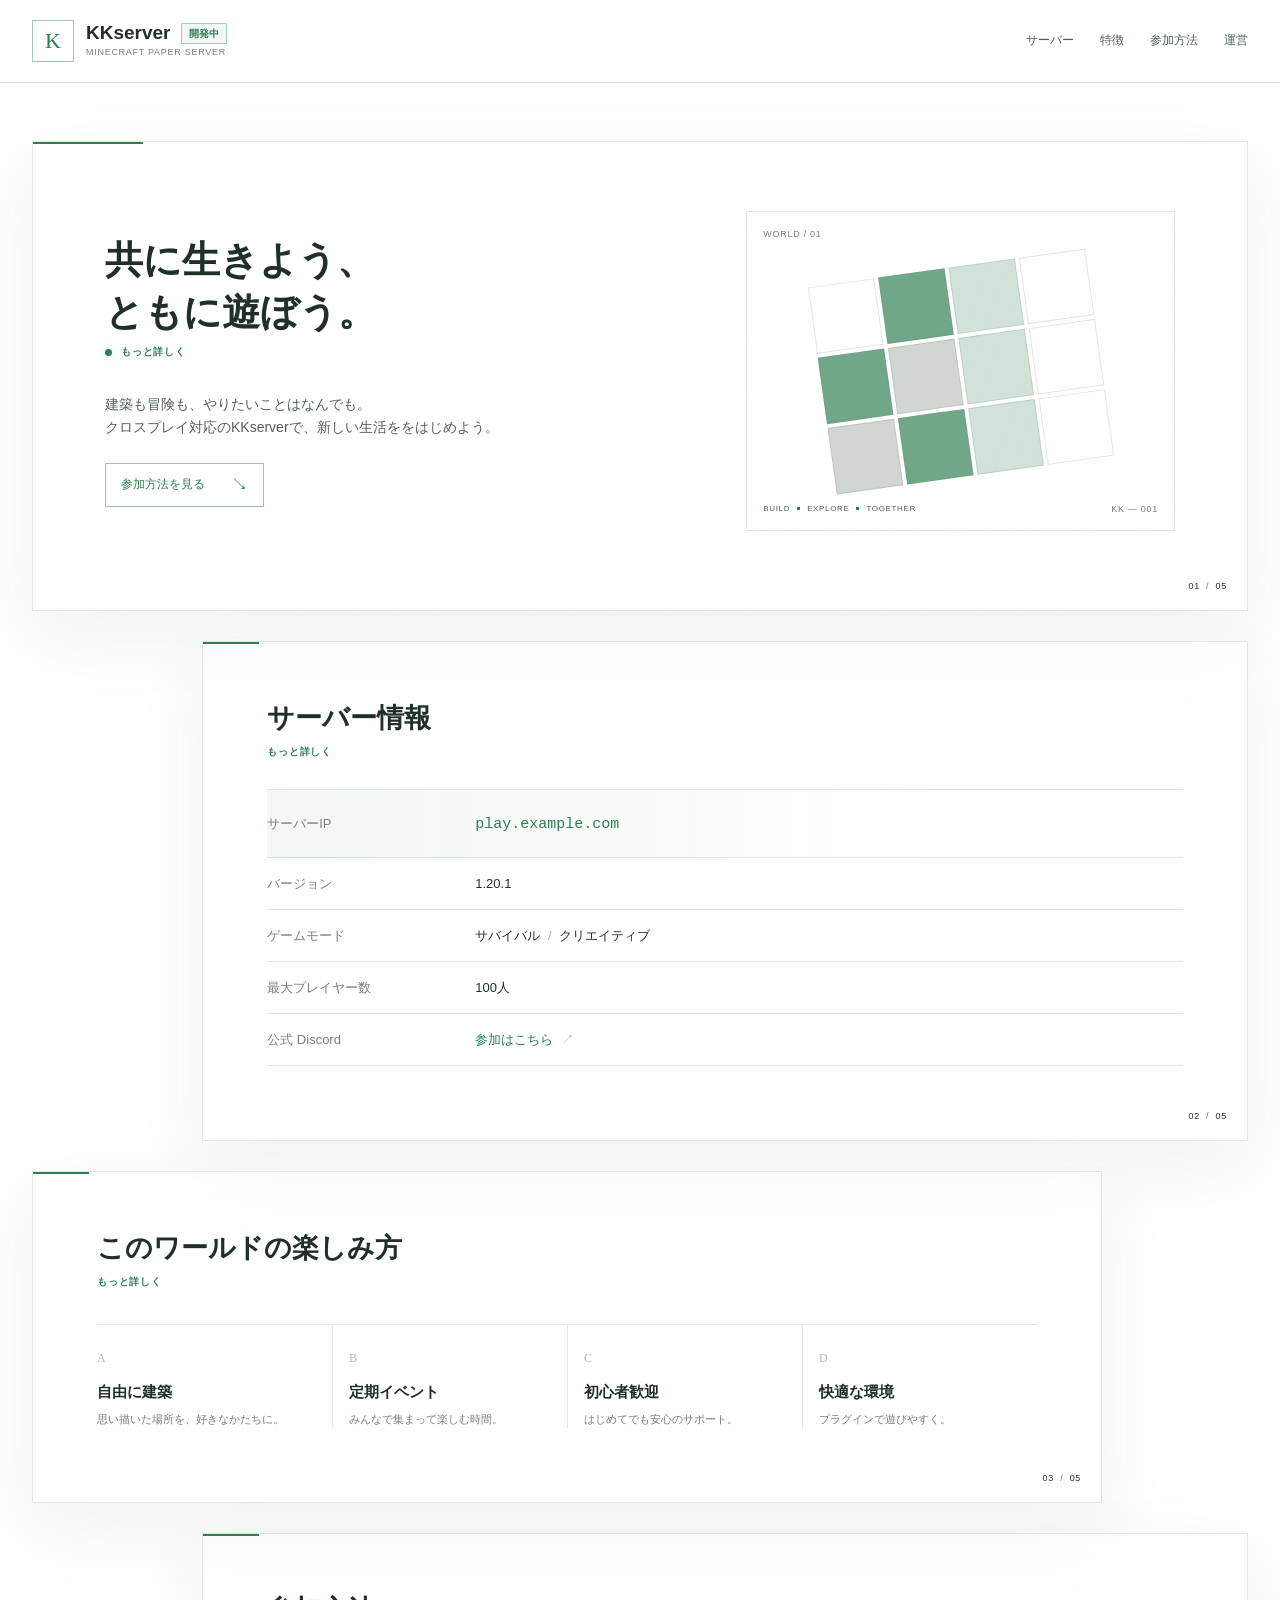
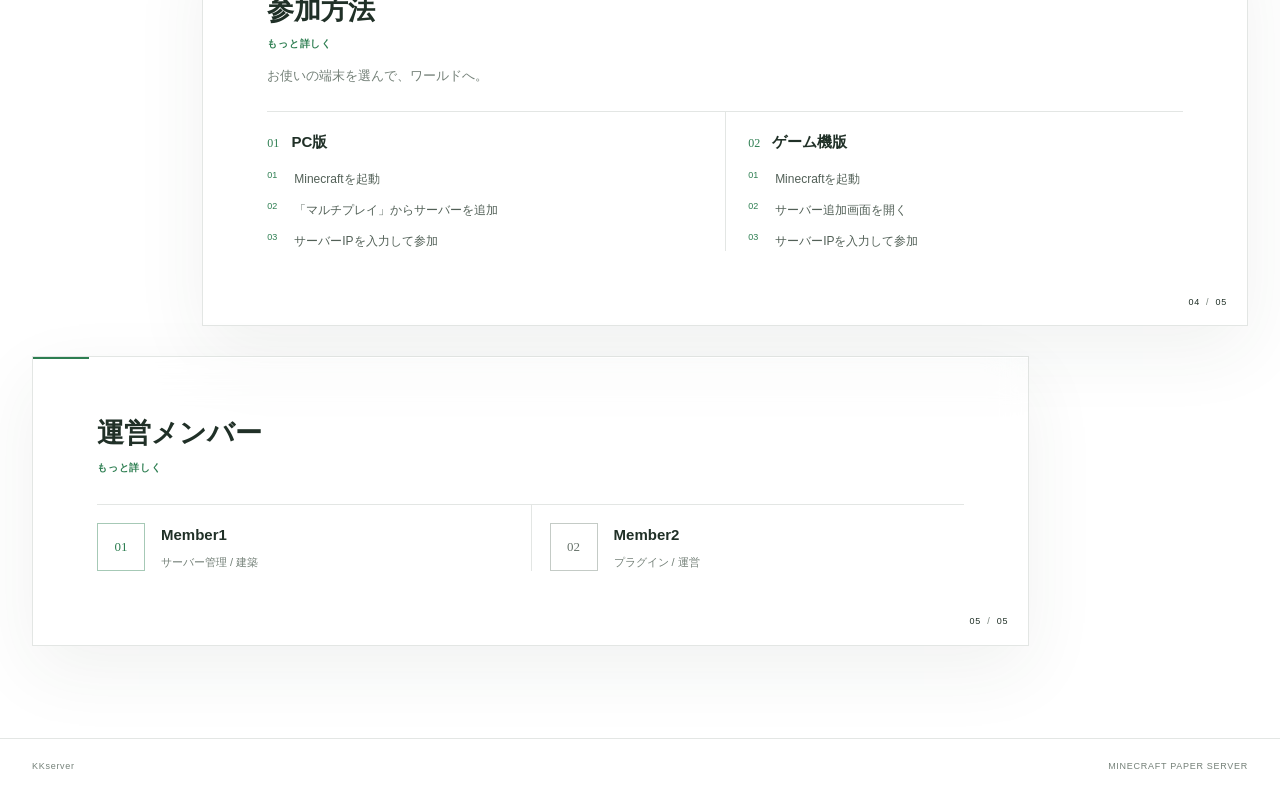
<file: index.html>
<!DOCTYPE html>
<html lang="ja"><head>
<meta http-equiv="content-type" content="text/html; charset=UTF-8">
<meta charset="UTF-8">
<meta name="viewport" content="width=device-width, initial-scale=1.0">
<title>Minecraft サーバー紹介</title>
<link rel="stylesheet" href="./style.css">
</head>
<body>

<header>
  <div class="header-inner">
    <a class="brand" href="#top" aria-label="KKserver トップ">
      <span class="brand-mark" aria-hidden="true">K</span>
      <div class="brand-copy">
        <div class="brand-name"><h1>KKserver</h1><span class="badge">開発中</span></div>
        <span class="brand-caption">MINECRAFT PAPER SERVER</span>
      </div>
    </a>
    <nav class="header-nav" aria-label="ページ内ナビゲーション">
      <a href="#server">サーバー</a>
      <a href="#features">特徴</a>
      <a href="#join">参加方法</a>
      <a href="#team">運営</a>
    </nav>
  </div>
</header>

<main class="container" id="top">
  <section class="panel panel--hero panel--left" aria-labelledby="hero-title">
    <div class="hero-copy">
      <h2 id="hero-title">共に生きよう、<br>ともに遊ぼう。</h2>
      <a class="link" href="https://kksv.f5.si/more.html"><span class="live-dot"></span>もっと詳しく</a>
      <p class="hero-description">建築も冒険も、やりたいことはなんでも。<br>クロスプレイ対応のKKserverで、新しい生活ををはじめよう。</p>
      <a class="hero-link" href="#join">参加方法を見る <span aria-hidden="true">↘</span></a>
    </div>
    <div class="world-visual" aria-label="KKserver ワールド情報">
      <span class="world-label">WORLD / 01</span>
      <div class="world-grid" aria-hidden="true">
        <span></span><span></span><span></span><span></span>
        <span></span><span></span><span></span><span></span>
        <span></span><span></span><span></span><span></span>
      </div>
      <span class="world-caption">BUILD <i></i> EXPLORE <i></i> TOGETHER</span>
      <span class="world-index">KK — 001</span>
    </div>
    <span class="panel-index">01 <span>/</span> 05</span>
  </section>

  <section class="panel panel--right" id="server" aria-labelledby="server-title">
    <div class="section-heading">
      <h2 id="server-title">サーバー情報</h2>
      <a class="link" href="https://kksv.f5.si/more.html">もっと詳しく</a>
    </div>
    <dl class="server-specs">
      <div class="spec-row spec-row--address">
        <dt>サーバーIP</dt>
        <dd><code>play.example.com</code></dd>
      </div>
      <div class="spec-row"><dt>バージョン</dt><dd>1.20.1</dd></div>
      <div class="spec-row"><dt>ゲームモード</dt><dd>サバイバル <span>/</span> クリエイティブ</dd></div>
      <div class="spec-row"><dt>最大プレイヤー数</dt><dd>100人</dd></div>
      <div class="spec-row"><dt>公式 Discord</dt><dd><a href="#">参加はこちら <span aria-hidden="true">↗</span></a></dd></div>
    </dl>
    <span class="panel-index">02 <span>/</span> 05</span>
  </section>

  <section class="panel panel--left" id="features" aria-labelledby="features-title">
    <div class="section-heading">
      <h2 id="features-title">このワールドの楽しみ方</h2>
      <a class="link" href="https://kksv.f5.si/more.html">もっと詳しく</a>
    </div>
    <div class="feature-list">
      <div class="feature-item"><span class="feature-number">A</span><h3>自由に建築</h3><p>思い描いた場所を、好きなかたちに。</p></div>
      <div class="feature-item"><span class="feature-number">B</span><h3>定期イベント</h3><p>みんなで集まって楽しむ時間。</p></div>
      <div class="feature-item"><span class="feature-number">C</span><h3>初心者歓迎</h3><p>はじめてでも安心のサポート。</p></div>
      <div class="feature-item"><span class="feature-number">D</span><h3>快適な環境</h3><p>プラグインで遊びやすく。</p></div>
    </div>
    <span class="panel-index">03 <span>/</span> 05</span>
  </section>

  <section class="panel panel--right" id="join" aria-labelledby="join-title">
    <div class="section-heading">
      <h2 id="join-title">参加方法</h2>
      <a class="link" href="https://kksv.f5.si/more.html">もっと詳しく</a>
      <p class="section-intro">お使いの端末を選んで、ワールドへ。</p>
    </div>
    <div class="join-methods">
      <div class="join-method">
        <h3><span>01</span> PC版</h3>
        <ol>
          <li>Minecraftを起動</li>
          <li>「マルチプレイ」からサーバーを追加</li>
          <li>サーバーIPを入力して参加</li>
        </ol>
      </div>
      <div class="join-method">
        <h3><span>02</span> ゲーム機版</h3>
        <ol>
          <li>Minecraftを起動</li>
          <li>サーバー追加画面を開く</li>
          <li>サーバーIPを入力して参加</li>
        </ol>
      </div>
    </div>
    <span class="panel-index">04 <span>/</span> 05</span>
  </section>

  <section class="panel panel--left panel--team" id="team" aria-labelledby="team-title">
    <div class="section-heading">
      <h2 id="team-title">運営メンバー</h2>
      <a class="link" href="https://kksv.f5.si/more.html">もっと詳しく</a>
    </div>
    <div class="team-list">
      <div class="team-member"><span class="member-mark" aria-hidden="true">01</span><div><h3>Member1</h3><p>サーバー管理 / 建築</p></div></div>
      <div class="team-member"><span class="member-mark member-mark--warm" aria-hidden="true">02</span><div><h3>Member2</h3><p>プラグイン / 運営</p></div></div>
    </div>
    <span class="panel-index">05 <span>/</span> 05</span>
  </section>
</main>

<footer class="site-footer"><span>KKserver</span><span>MINECRAFT PAPER SERVER</span></footer>



</body></html>
</file>
<file: style.css>
:root {
  color-scheme: light;
  --glass: #ffffff47;
  --line: #73827833;
  --paper: #203027;
  --muted: #748078;
  --green: #2D7E51;
  --silver: #AEB8B1;
}

* { box-sizing: border-box; }
html { scroll-behavior: smooth; }
body {
  min-width: 320px;
  margin: 0;
  color: var(--paper);
  background: #f4f8f4 linear-gradient(rgba(51,82,57,.045) 1px,transparent 1px),linear-gradient(90deg,rgba(51,82,57,.045) 1px,transparent 1px),linear-gradient(128deg,#f7fbf7,#edf4ef 52%,#f7f5f1);
  background-size: 48px 48px,48px 48px,cover;
  background-attachment: fixed;
  font-family: "Yu Gothic","Hiragino Kaku Gothic ProN","Meiryo","MS Gothic",sans-serif;
  line-height: 1.65;
}
a {
  color: inherit;
  text-decoration: none;
}
a:hover { color: var(--green); }
a:focus-visible { outline: 2px solid var(--green); outline-offset: 5px; }

header {
  position: sticky;
  top: 0;
  z-index: 10;
  border-bottom: 1px solid var(--line);
  background: rgba(255,255,255,.68);
  backdrop-filter: blur(18px);
  -webkit-backdrop-filter: blur(18px);
}
.header-inner,
.container,
.site-footer {
  max-width: 1500px;
  margin: 0 auto;
}
.header-inner {
  display: flex;
  min-height: 82px;
  align-items: center;
  justify-content: space-between;
  gap: 32px;
  padding: 12px 32px;
}
.brand,
.brand-name { display: flex; align-items: center; }
.brand { min-width: 0; gap: 12px; }
.brand-mark {
  display: grid;
  width: 42px;
  aspect-ratio: 1;
  place-items: center;
  flex: 0 0 auto;
  border: 1px solid rgba(45,126,81,.42);
  color: var(--green);
  font: 22px Georgia,serif;
}
.brand-copy { display: grid; gap: 1px; }
.brand-name { gap: 10px; }
.brand h1 {
  margin: 0;
  font-size: 19px;
  font-weight: 650;
  line-height: 1.2;
}
.brand-caption,
.link,
.world-label,
.world-caption,
.world-index,
.panel-index,
.site-footer { font-family: "Trebuchet MS",sans-serif; letter-spacing: .08em; }
.brand-caption { color: var(--muted); font-size: 9px; }
.badge {
  padding: 3px 7px;
  border: 1px solid rgba(45,126,81,.35);
  background: rgba(45,126,81,.06);
  color: var(--green);
  font-size: 10px;
  font-weight: 700;
  line-height: 1.3;
}
.header-nav {
  display: flex;
  flex-wrap: wrap;
  gap: 26px;
  color: #526057;
  font-size: 12px;
}

.container {
  display: grid;
  gap: 30px;
  padding: 58px 32px 92px;
}
.panel {
  position: relative;
  width: 88%;
  padding: 58px 64px 74px;
  overflow: hidden;
  border: 1px solid var(--line);
  background: var(--glass);
  box-shadow: inset 0 1px rgba(255,255,255,.82),0 24px 70px rgba(39,67,46,.065);
  backdrop-filter: blur(20px);
  -webkit-backdrop-filter: blur(20px);
  scroll-margin-top: 106px;
  animation: panel-enter 650ms both;
}
.panel::before {
  position: absolute;
  top: 0;
  left: 0;
  width: 56px;
  height: 2px;
  background: var(--green);
  content: "";
}
.panel--left { justify-self: start; }
.panel--right { width: 86%; justify-self: end; }
.panel--hero {
  display: grid;
  width: 100%;
  min-height: 470px;
  grid-template-columns: minmax(0,1.1fr) minmax(260px,.8fr);
  align-items: center;
  gap: 52px;
  padding: 64px 72px 74px;
  background: linear-gradient(110deg,rgba(255,255,255,.44),rgba(255,255,255,.16));
}
.panel--hero::before { width: 110px; }
.hero-copy { max-width: 530px; }
.link {
  display: inline-flex;
  align-items: center;
  gap: 9px;
  margin: 0 0 14px;
  color: var(--green);
  font-size: 10px;
  font-weight: 700;
}
.link:hover { color: var(--green); }
.live-dot {
  width: 7px;
  aspect-ratio: 1;
  border-radius: 50%;
  background: var(--green);
  box-shadow: 0 0 12px rgba(45,126,81,.24);
}
.hero-copy h2,
.section-heading h2 {
  margin: 0;
  font-family: "Yu Gothic","Hiragino Kaku Gothic ProN","Meiryo","MS Gothic",sans-serif;
  font-weight: 700;
  line-height: 1.35;
}
.hero-copy h2 { font-size: 38px; }
.hero-description {
  max-width: 430px;
  margin: 18px 0 24px;
  color: #526057;
  font-size: 14px;
}
.hero-link {
  display: inline-flex;
  min-height: 44px;
  align-items: center;
  gap: 26px;
  padding: 0 15px;
  border: 1px solid rgba(45,126,81,.46);
  color: var(--green);
  font-size: 12px;
}
.hero-link span { font-size: 17px; }
.world-visual {
  position: relative;
  display: grid;
  min-height: 320px;
  align-content: center;
  justify-items: center;
  overflow: hidden;
  border: 1px solid rgba(115,130,120,.2);
  background: rgba(255,255,255,.2) linear-gradient(rgba(115,130,120,.1) 1px,transparent 1px),linear-gradient(90deg,rgba(115,130,120,.1) 1px,transparent 1px),linear-gradient(140deg,rgba(255,255,255,.24),rgba(45,126,81,.07));
  background-size: 28px 28px,28px 28px,cover;
}
.world-label,
.world-index { position: absolute; color: var(--muted); font-size: 9px; }
.world-label { top: 15px; left: 16px; }
.world-index { right: 16px; bottom: 13px; }
.world-grid {
  display: grid;
  width: min(68%,280px);
  grid-template-columns: repeat(4,1fr);
  gap: 4px;
  transform: rotate(-8deg);
}
.world-grid span {
  aspect-ratio: 1;
  border: 1px solid rgba(115,130,120,.2);
  background: rgba(255,255,255,.55);
}
.world-grid span:nth-child(2),
.world-grid span:nth-child(5),
.world-grid span:nth-child(10) { background: rgba(45,126,81,.68); }
.world-grid span:nth-child(3),
.world-grid span:nth-child(7),
.world-grid span:nth-child(11) { background: rgba(45,126,81,.22); }
.world-grid span:nth-child(6),
.world-grid span:nth-child(9) { background: rgba(174,184,177,.58); }
.world-caption {
  position: absolute;
  bottom: 15px;
  left: 16px;
  display: flex;
  align-items: center;
  gap: 7px;
  color: #526057;
  font-size: 8px;
}
.world-caption i {
  width: 3px;
  aspect-ratio: 1;
  background: var(--green);
}

.section-heading { margin-bottom: 25px; }
.section-heading .link { display: inline-flex; margin: 8px 0 0; }
.section-heading h2 { font-size: 27px; }
.section-intro { margin: 9px 0 0; color: var(--muted); font-size: 13px; }
.server-specs { margin: 0; border-top: 1px solid var(--line); }
.spec-row {
  display: grid;
  min-height: 52px;
  grid-template-columns: 190px minmax(0,1fr);
  align-items: center;
  gap: 18px;
  border-bottom: 1px solid var(--line);
  font-size: 13px;
}
.spec-row dt { color: var(--muted); }
.spec-row dd { margin: 0; }
.spec-row dd span { padding: 0 4px; color: var(--silver); }
.spec-row code { color: var(--green); font: 15px "Trebuchet MS",monospace; }
.spec-row--address {
  min-height: 68px;
  background: linear-gradient(90deg,rgba(45,126,81,.06),transparent 74%);
}
.spec-row a { color: var(--green); }

.feature-list {
  display: grid;
  grid-template-columns: repeat(4,minmax(0,1fr));
  margin-top: 30px;
  border-top: 1px solid var(--line);
}
.feature-item {
  min-width: 0;
  padding: 19px 16px 0;
  border-left: 1px solid var(--line);
}
.feature-item:first-child {
  padding-left: 0;
  border-left: 0;
}
.feature-number { color: var(--silver); font: 12px Georgia,serif; }
.feature-item h3,
.join-method h3,
.team-member h3 {
  margin: 10px 0 5px;
  font-size: 15px;
  font-weight: 600;
}
.feature-item p,
.team-member p {
  margin: 0;
  color: var(--muted);
  font-size: 11px;
}
.join-methods {
  display: grid;
  grid-template-columns: repeat(2,minmax(0,1fr));
  border-top: 1px solid var(--line);
}
.join-method {
  min-width: 0;
  padding: 18px 22px 0 0;
}
.join-method + .join-method {
  padding-right: 0;
  padding-left: 22px;
  border-left: 1px solid var(--line);
}
.join-method h3 { margin-top: 0; }
.join-method h3 span {
  margin-right: 8px;
  color: var(--green);
  font: 12px Georgia,serif;
}
.join-method ol {
  display: grid;
  gap: 11px;
  margin: 15px 0 0;
  padding: 0;
  color: #526057;
  font-size: 12px;
  list-style: none;
  counter-reset: steps;
}
.join-method li {
  display: grid;
  grid-template-columns: 20px minmax(0,1fr);
  gap: 7px;
  counter-increment: steps;
}
.join-method li::before {
  color: var(--green);
  content: "0" counter(steps);
  font: 9px "Trebuchet MS",sans-serif;
}
.panel--team { width: 82%; }
.team-list {
  display: grid;
  grid-template-columns: repeat(2,minmax(0,1fr));
  border-top: 1px solid var(--line);
}
.team-member {
  display: flex;
  min-width: 0;
  align-items: center;
  gap: 16px;
  padding: 18px 18px 0 0;
}
.team-member + .team-member {
  padding-right: 0;
  padding-left: 18px;
  border-left: 1px solid var(--line);
}
.member-mark {
  display: grid;
  width: 48px;
  aspect-ratio: 1;
  place-items: center;
  flex: 0 0 auto;
  border: 1px solid rgba(45,126,81,.42);
  color: var(--green);
  font: 13px Georgia,serif;
}
.member-mark--warm {
  border-color: rgba(174,184,177,.72);
  color: #68746c;
}
.team-member h3 { margin-top: 0; }
.panel-index {
  position: absolute;
  right: 20px;
  bottom: 16px;
  color: var(--paper);
  font-size: 9px;
}
.panel-index span { padding: 0 3px; color: var(--muted); }
.site-footer {
  display: flex;
  justify-content: space-between;
  padding: 20px 32px 30px;
  border-top: 1px solid var(--line);
  color: var(--muted);
  font-size: 9px;
}

@keyframes panel-enter {
  from { opacity: 0; transform: translateY(12px); }
  to { opacity: 1; transform: translateY(0); }
}

@media (max-width: 760px) {
  .header-inner { min-height: 0; flex-wrap: wrap; gap: 11px 20px; padding: 12px 22px; }
  .header-nav { width: 100%; justify-content: space-between; gap: 12px; font-size: 11px; }
  .container { gap: 18px; padding: 28px 20px 50px; }
  .panel,
  .panel--right,
  .panel--hero,
  .panel--team {
    width: 100%;
    justify-self: stretch;
    padding: 40px 32px 58px;
  }
  .panel--hero { min-height: 440px; grid-template-columns: minmax(0,1fr) minmax(210px,.85fr); gap: 28px; }
  .hero-copy h2 { font-size: 32px; }
  .world-visual { min-height: 260px; }
  .feature-list { grid-template-columns: repeat(2,minmax(0,1fr)); }
  .feature-item { min-height: 106px; padding-left: 14px; }
  .feature-item:nth-child(odd) { padding-left: 0; border-left: 0; }
}

@media (max-width: 560px) {
  body { background-attachment: scroll; }
  .header-nav { font-size: 10px; }
  .container { padding: 22px 14px 40px; }
  .panel,
  .panel--right,
  .panel--hero,
  .panel--team { padding: 36px 26px 54px; }
  .panel--hero { min-height: 0; grid-template-columns: minmax(0,1fr); gap: 28px; }
  .hero-copy h2 { font-size: 30px; }
  .world-visual { min-height: 240px; }
  .section-heading h2 { font-size: 23px; }
  .spec-row {
    grid-template-columns: minmax(92px,.75fr) minmax(0,1.25fr);
    gap: 10px;
    font-size: 11px;
  }
  .spec-row code { font-size: 12px; }
  .join-methods,
  .team-list { grid-template-columns: minmax(0,1fr); }
  .join-method + .join-method,
  .team-member + .team-member {
    margin-top: 18px;
    padding-top: 18px;
    padding-left: 0;
    border-top: 1px solid var(--line);
    border-left: 0;
  }
  .site-footer { padding-right: 16px; padding-left: 16px; font-size: 8px; }
}

@media (prefers-reduced-motion: reduce) {
  html { scroll-behavior: auto; }
  .panel { animation: none; }
}
</file>
